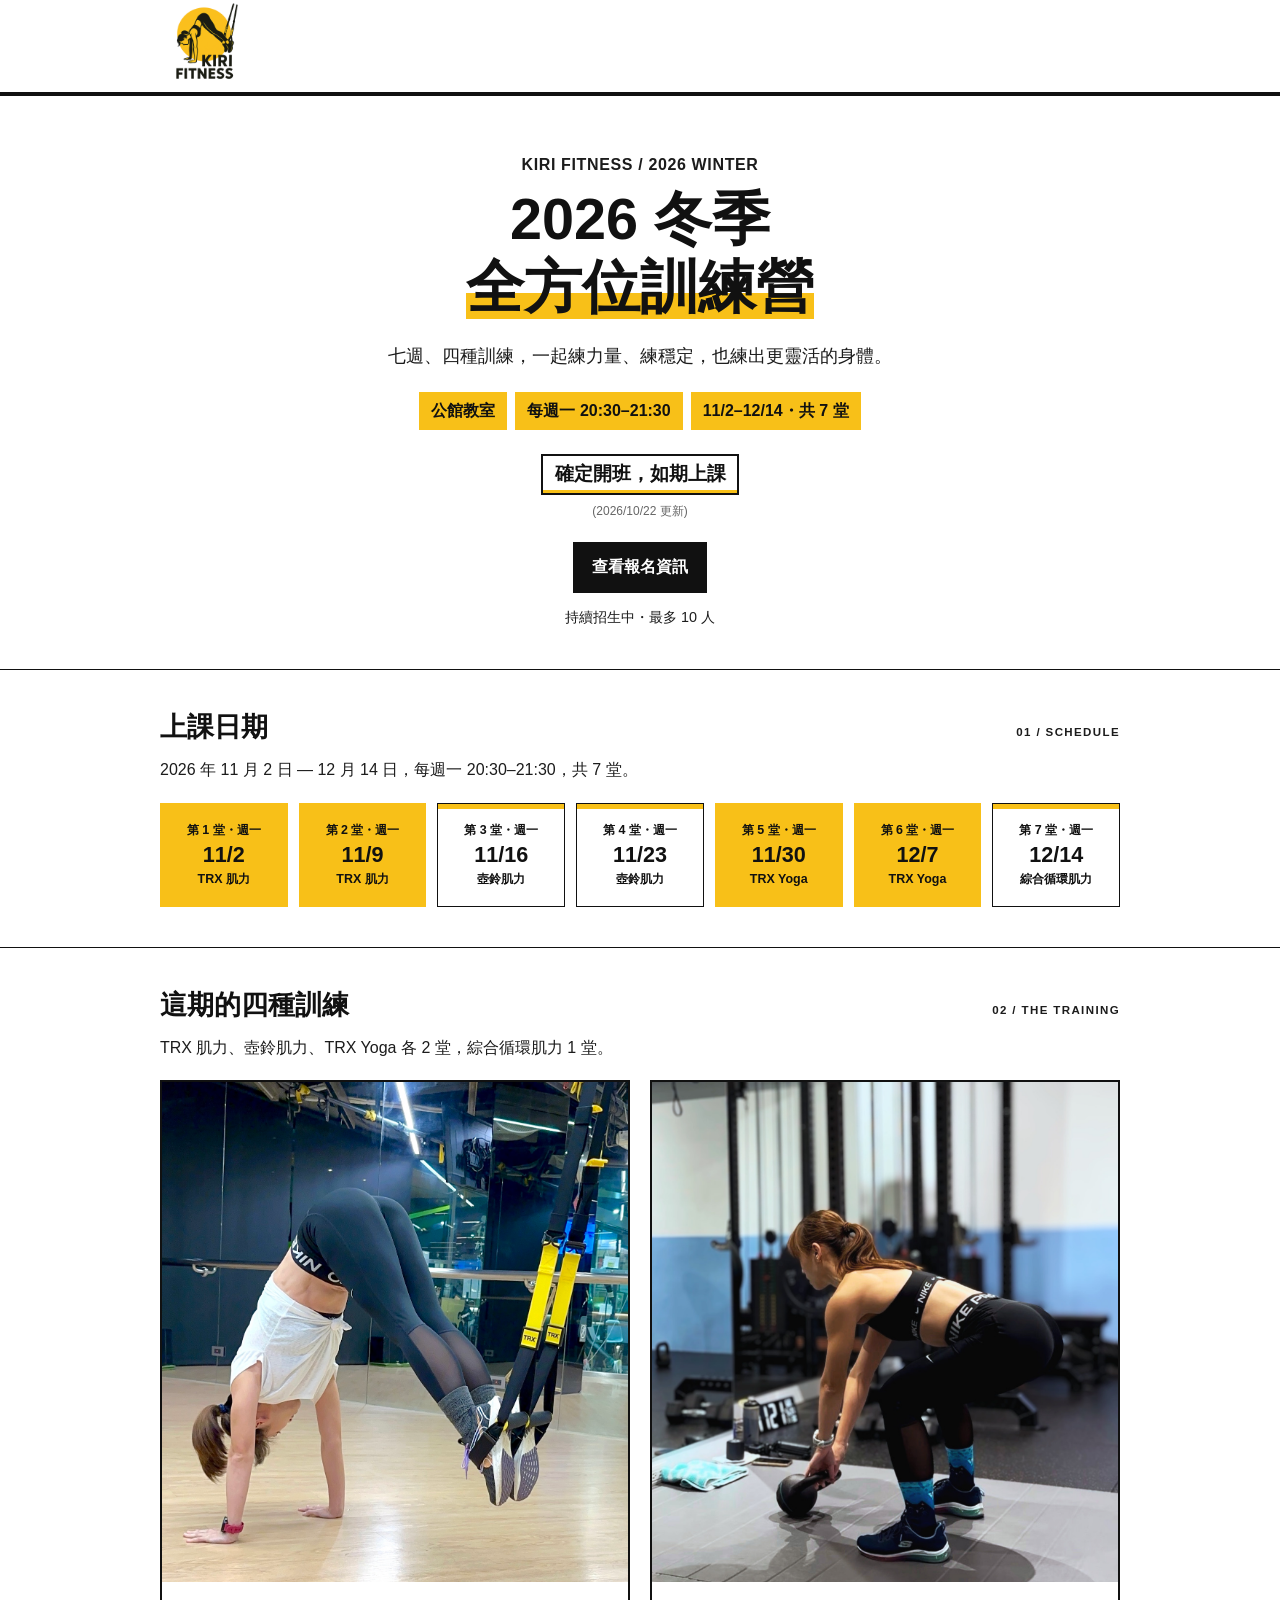
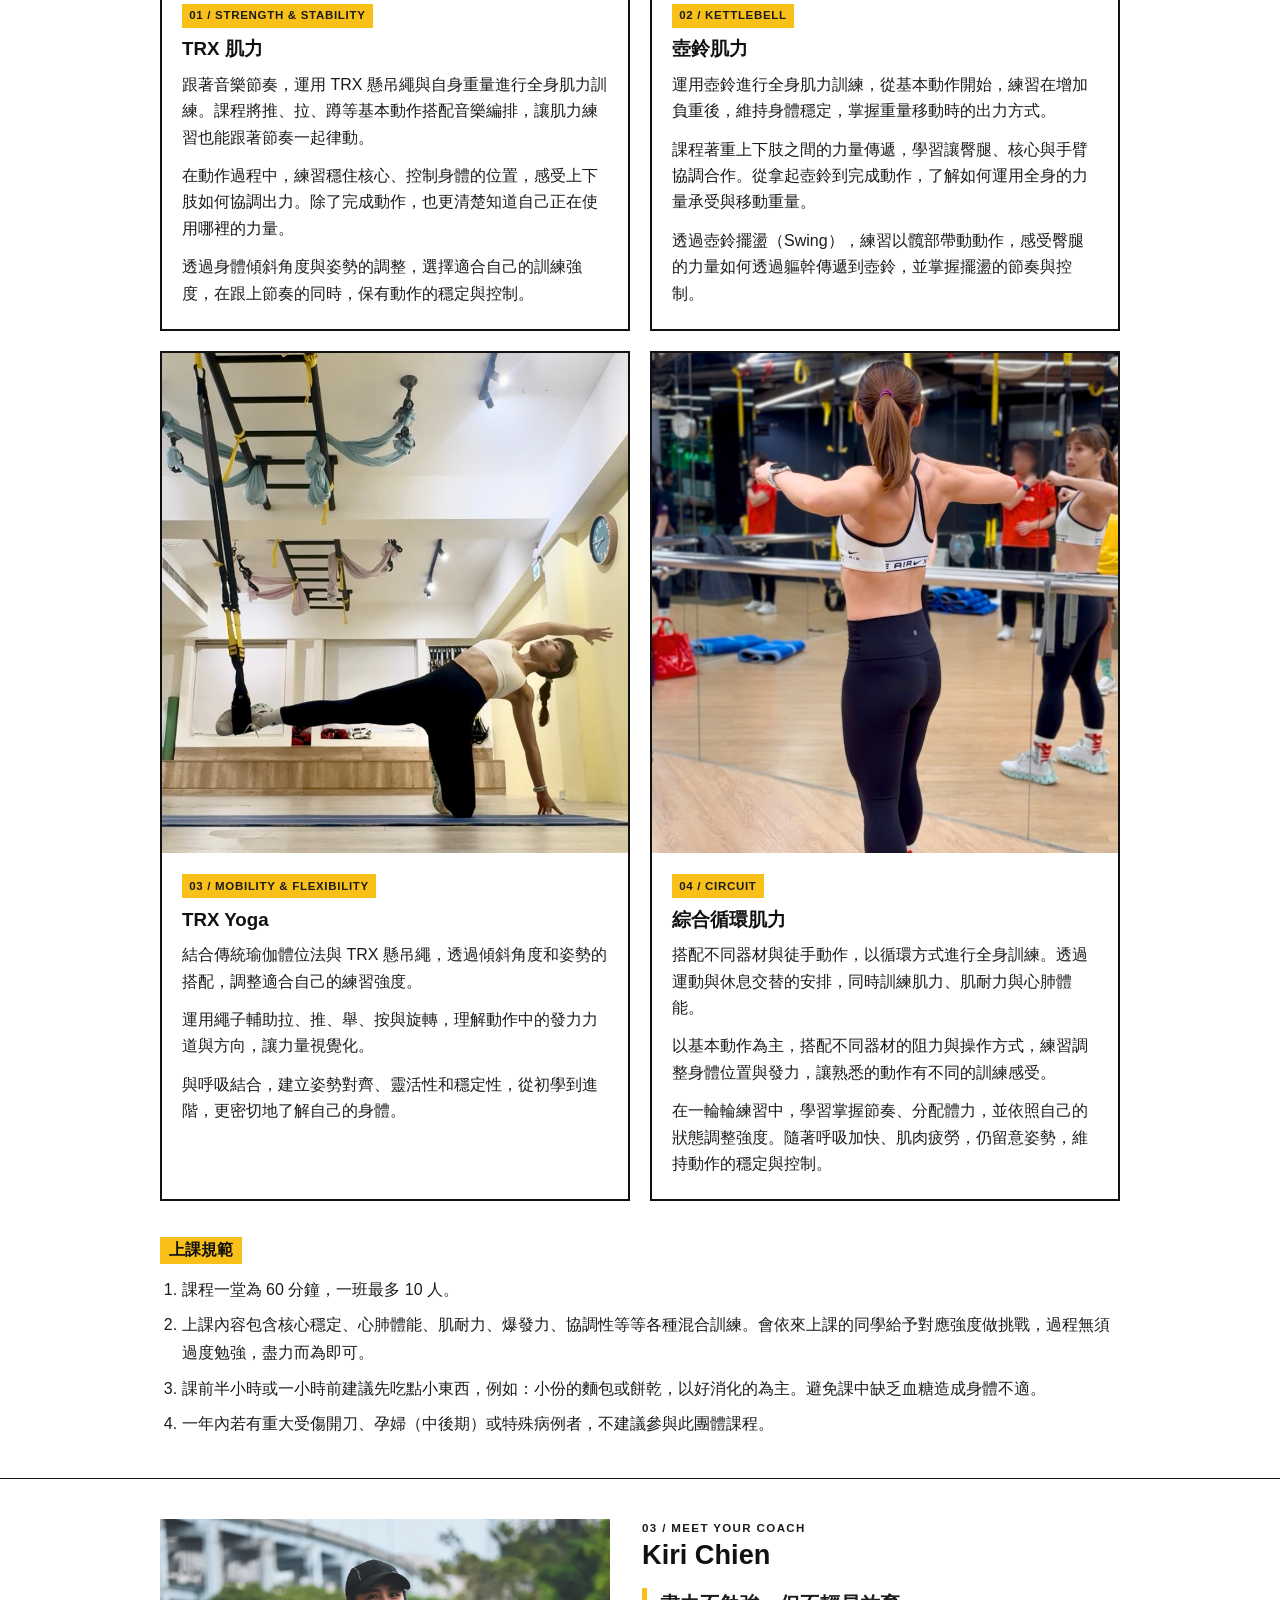
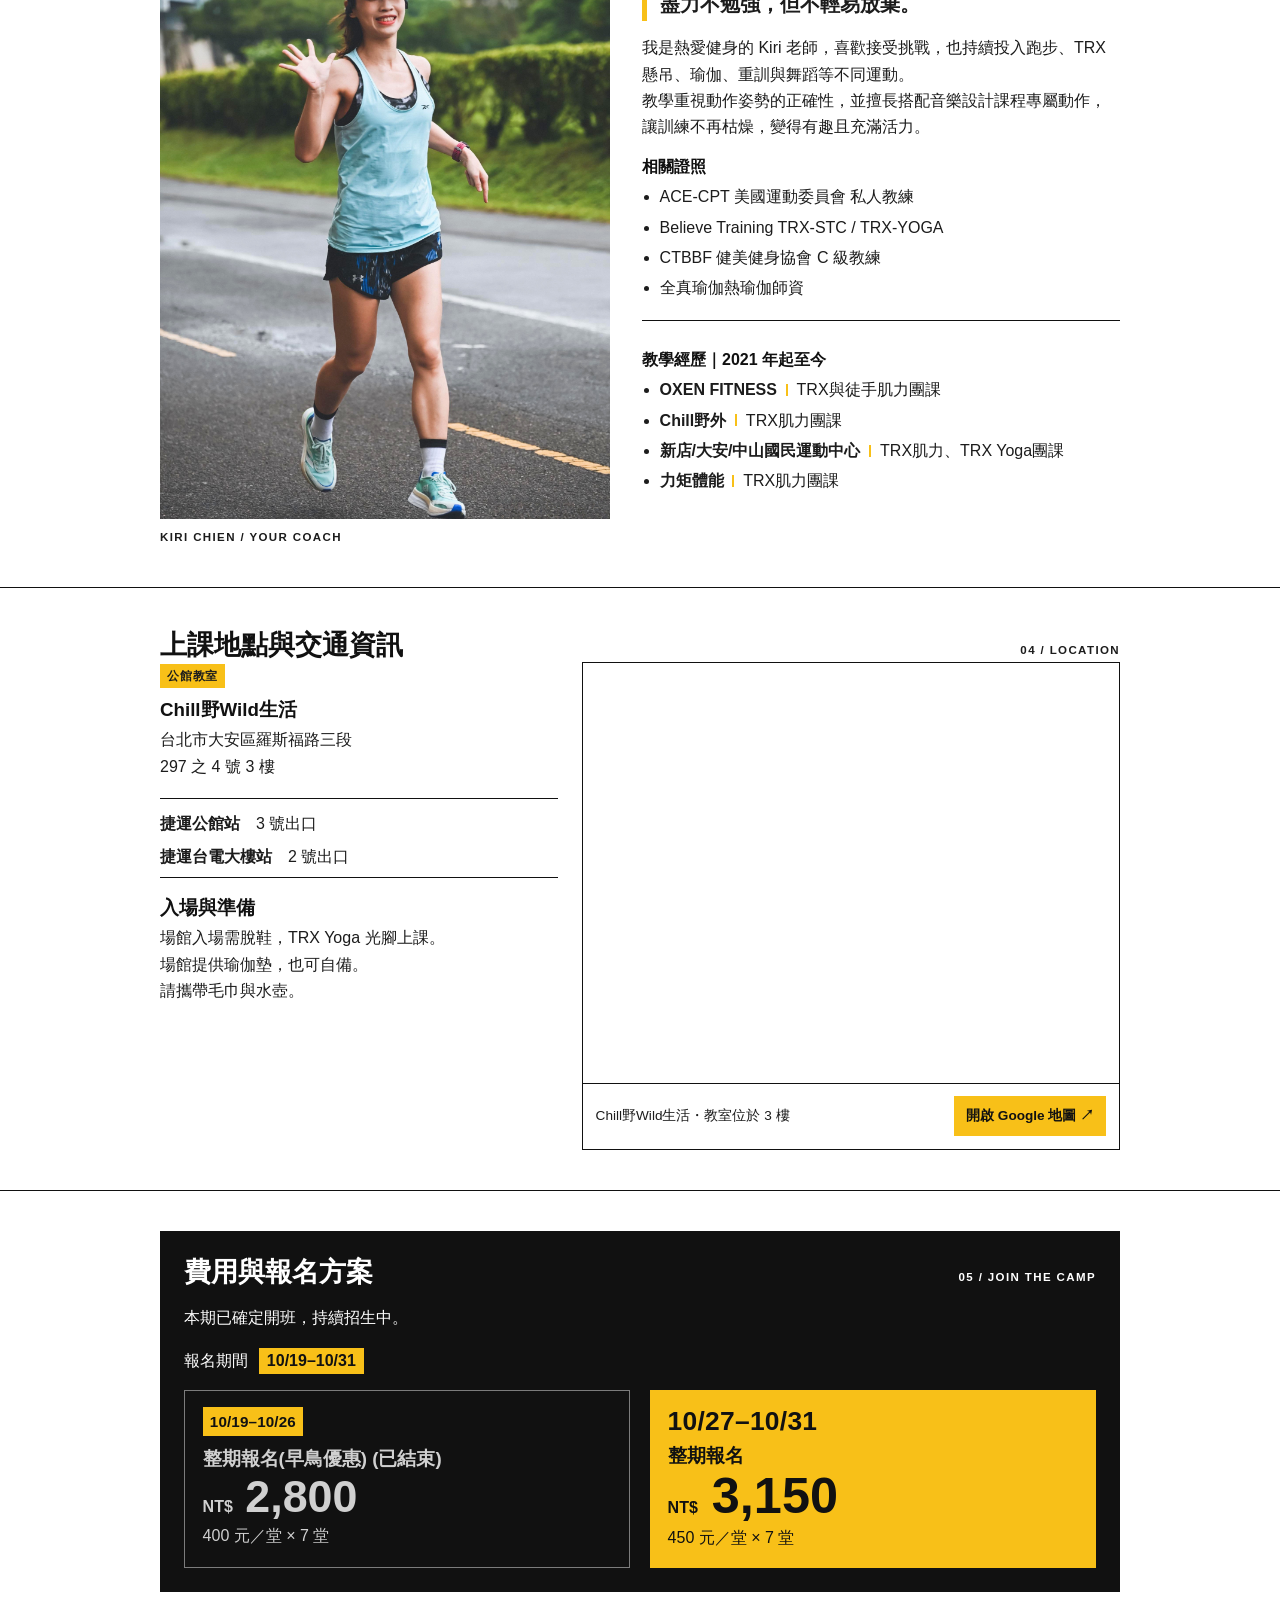
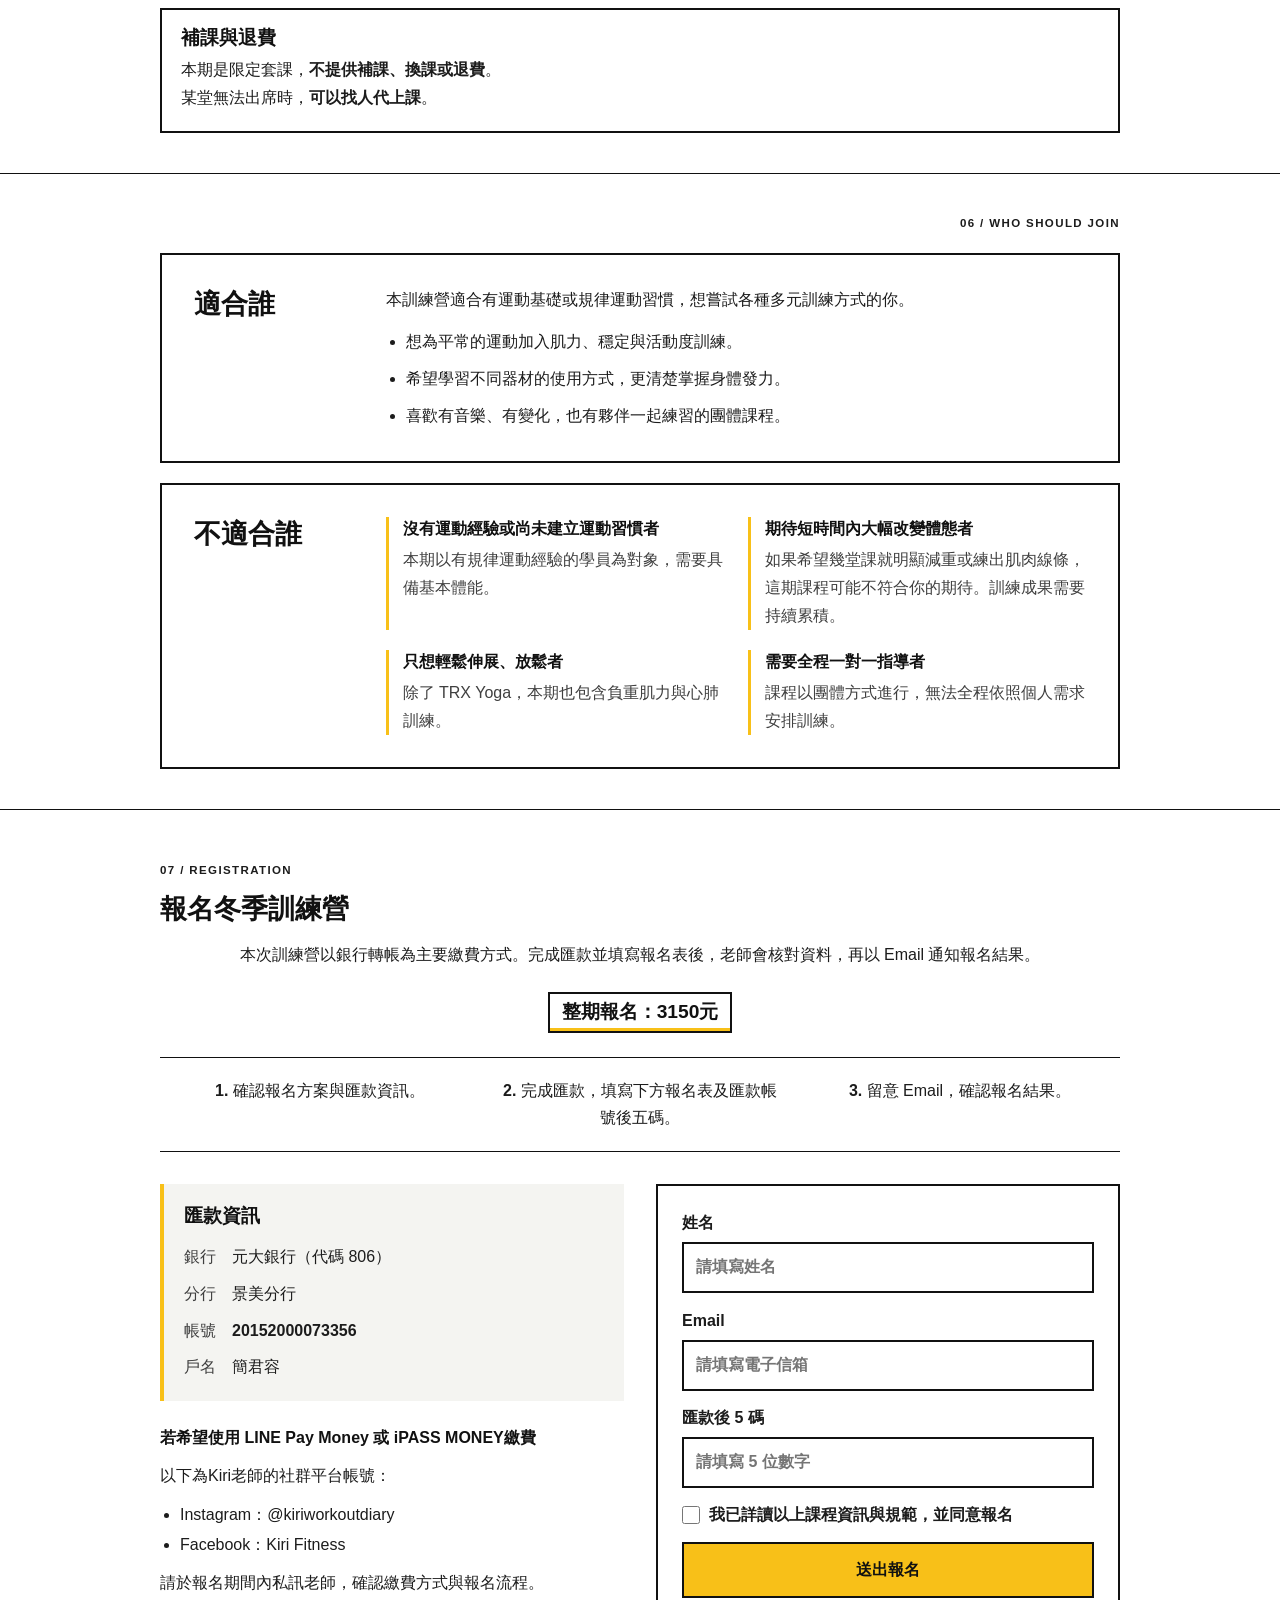
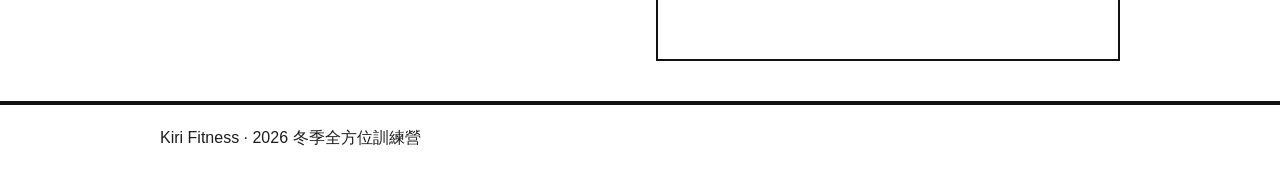
<file: index.html>
<!DOCTYPE html>
<html lang="zh-Hant">
  <head>
    <meta charset="utf-8" />
    <meta name="viewport" content="width=device-width, initial-scale=1" />
    <title>2026 冬季全方位訓練營｜Kiri Fitness</title>
    <meta
      name="description"
      content="七週、四種訓練。公館教室，每週一 20:30–21:30，11/2–12/14 共 7 堂。報名期間 10/19–10/31。"
    />
    <link rel="canonical" href="https://kirichien.github.io/KiriFitnessWebsite/" />
    <meta property="og:type" content="website" />
    <meta property="og:locale" content="zh_TW" />
    <meta property="og:site_name" content="Kiri Fitness" />
    <meta property="og:title" content="2026 冬季全方位訓練營｜Kiri Fitness" />
    <meta
      property="og:description"
      content="七週、四種訓練。公館教室，每週一 20:30–21:30，11/2–12/14 共 7 堂。報名期間 10/19–10/31。"
    />
    <meta property="og:url" content="https://kirichien.github.io/KiriFitnessWebsite/" />
    <meta
      property="og:image"
      content="https://kirichien.github.io/KiriFitnessWebsite/Photos/Portrait/IMG_6720.png"
    />
    <meta name="twitter:card" content="summary_large_image" />
    <meta name="twitter:title" content="2026 冬季全方位訓練營｜Kiri Fitness" />
    <meta
      name="twitter:description"
      content="七週、四種訓練。公館教室，每週一 20:30–21:30，11/2–12/14 共 7 堂。報名期間 10/19–10/31。"
    />
    <meta
      name="twitter:image"
      content="https://kirichien.github.io/KiriFitnessWebsite/Photos/Portrait/IMG_6720.png"
    />
    <link rel="icon" href="KiriFitnessLogo_20250401(whitebg).png" type="image/png" />
    <link rel="stylesheet" href="css/camp.css?v=20261026-fee" />
  </head>
  <body>
    <header class="site-header">
      <div class="wrap">
        <img class="logo" src="KiriFitnessLogo_20250401(whitebg).png" alt="Kiri Fitness" />
      </div>
    </header>

    <main>
      <section class="hero">
        <div class="wrap hero-grid">
          <p class="kicker">KIRI FITNESS / 2026 WINTER</p>
          <h1>2026 冬季<br /><em>全方位訓練營</em></h1>
          <p class="lead">
            七週、四種訓練，一起練力量、練穩定，也練出更靈活的身體。
          </p>
          <ul class="meta">
            <li>公館教室</li>
            <li>每週一 20:30–21:30</li>
            <li>11/2–12/14・共 7 堂</li>
          </ul>
          <p class="camp-status">
            <span>確定開班，如期上課</span>
            <small>(<time datetime="2026-10-22">2026/10/22</time> 更新)</small>
          </p>
          <a class="cta" href="#signup">查看報名資訊</a>
          <p class="hero-note">持續招生中・最多 10 人</p>
        </div>
      </section>

      <section class="section" id="dates">
        <div class="wrap">
          <div class="section-heading">
            <h2>上課日期</h2>
            <span class="eyebrow">01 / SCHEDULE</span>
          </div>
          <p class="section-subtitle">2026 年 11 月 2 日 — 12 月 14 日，每週一 20:30–21:30，共 7 堂。</p>
          <ol class="dates">
            <li>
              <small>第 1 堂・週一</small>
              <strong><time datetime="2026-11-02">11/2</time></strong>
              <span>TRX 肌力</span>
            </li>
            <li>
              <small>第 2 堂・週一</small>
              <strong><time datetime="2026-11-09">11/9</time></strong>
              <span>TRX 肌力</span>
            </li>
            <li>
              <small>第 3 堂・週一</small>
              <strong><time datetime="2026-11-16">11/16</time></strong>
              <span>壺鈴肌力</span>
            </li>
            <li>
              <small>第 4 堂・週一</small>
              <strong><time datetime="2026-11-23">11/23</time></strong>
              <span>壺鈴肌力</span>
            </li>
            <li>
              <small>第 5 堂・週一</small>
              <strong><time datetime="2026-11-30">11/30</time></strong>
              <span>TRX Yoga</span>
            </li>
            <li>
              <small>第 6 堂・週一</small>
              <strong><time datetime="2026-12-07">12/7</time></strong>
              <span>TRX Yoga</span>
            </li>
            <li>
              <small>第 7 堂・週一</small>
              <strong><time datetime="2026-12-14">12/14</time></strong>
              <span>綜合循環肌力</span>
            </li>
          </ol>
        </div>
      </section>

      <section class="section" id="types">
        <div class="wrap">
          <div class="section-heading">
            <h2>這期的四種訓練</h2>
            <span class="eyebrow">02 / THE TRAINING</span>
          </div>
          <p class="section-subtitle">TRX 肌力、壺鈴肌力、TRX Yoga 各 2 堂，綜合循環肌力 1 堂。</p>
          <div class="type-grid">
            <article class="type-card">
              <figure class="photo-frame trx">
                <img src="Photos/TRX/IMG_6899_pike.jpg" alt="Kiri 做 TRX 肌力示範" />
              </figure>
              <div class="card-copy">
                <span class="course-number">01 / STRENGTH & STABILITY </span>
                <h3>TRX 肌力</h3>
                <p>跟著音樂節奏，運用 TRX 懸吊繩與自身重量進行全身肌力訓練。課程將推、拉、蹲等基本動作搭配音樂編排，讓肌力練習也能跟著節奏一起律動。</p>
                <p>在動作過程中，練習穩住核心、控制身體的位置，感受上下肢如何協調出力。除了完成動作，也更清楚知道自己正在使用哪裡的力量。</p>
                <p>透過身體傾斜角度與姿勢的調整，選擇適合自己的訓練強度，在跟上節奏的同時，保有動作的穩定與控制。</p>
              </div>
            </article>

            <article class="type-card">
              <figure class="photo-frame kb">
                <img src="Photos/Kettlebell/IMG_3122.png" alt="Kiri 做壺鈴肌力示範" />
              </figure>
              <div class="card-copy">
                <span class="course-number">02 / KETTLEBELL</span>
                <h3>壺鈴肌力</h3>
                <p>運用壺鈴進行全身肌力訓練，從基本動作開始，練習在增加負重後，維持身體穩定，掌握重量移動時的出力方式。</p>
                <p>課程著重上下肢之間的力量傳遞，學習讓臀腿、核心與手臂協調合作。從拿起壺鈴到完成動作，了解如何運用全身的力量承受與移動重量。</p>
                <p>透過壺鈴擺盪（Swing），練習以髖部帶動動作，感受臀腿的力量如何透過軀幹傳遞到壺鈴，並掌握擺盪的節奏與控制。</p>
              </div>
            </article>

            <article class="type-card">
              <figure class="photo-frame yoga">
                <img src="Photos/TRX Yoga/IMG_0281.jpg" alt="Kiri 做 TRX Yoga 示範" />
              </figure>
              <div class="card-copy">
                <span class="course-number">03 / MOBILITY & FLEXIBILITY </span>
                <h3>TRX Yoga</h3>
                <p>結合傳統瑜伽體位法與 TRX 懸吊繩，透過傾斜角度和姿勢的搭配，調整適合自己的練習強度。</p>
                <p>運用繩子輔助拉、推、舉、按與旋轉，理解動作中的發力力道與方向，讓力量視覺化。</p>
                <p>與呼吸結合，建立姿勢對齊、靈活性和穩定性，從初學到進階，更密切地了解自己的身體。</p>
              </div>
            </article>

            <article class="type-card">
              <figure class="photo-frame body">
                <img src="Photos/Others/IMG_9802_fix.png" alt="Kiri 做綜合循環肌力示範" />
              </figure>
              <div class="card-copy">
                <span class="course-number">04 / CIRCUIT</span>
                <h3>綜合循環肌力</h3>
                <p>搭配不同器材與徒手動作，以循環方式進行全身訓練。透過運動與休息交替的安排，同時訓練肌力、肌耐力與心肺體能。</p>
                <p>以基本動作為主，搭配不同器材的阻力與操作方式，練習調整身體位置與發力，讓熟悉的動作有不同的訓練感受。</p>
                <p>在一輪輪練習中，學習掌握節奏、分配體力，並依照自己的狀態調整強度。隨著呼吸加快、肌肉疲勞，仍留意姿勢，維持動作的穩定與控制。</p>
              </div>
            </article>
          </div>
          <div class="class-rules">
            <h3>上課規範</h3>
            <ol>
              <li>課程一堂為 60 分鐘，一班最多 10 人。</li>
              <li>上課內容包含核心穩定、心肺體能、肌耐力、爆發力、協調性等等各種混合訓練。會依來上課的同學給予對應強度做挑戰，過程無須過度勉強，盡力而為即可。</li>
              <li>課前半小時或一小時前建議先吃點小東西，例如：小份的麵包或餅乾，以好消化的為主。避免課中缺乏血糖造成身體不適。</li>
              <li>一年內若有重大受傷開刀、孕婦（中後期）或特殊病例者，不建議參與此團體課程。</li>
            </ol>
          </div>
        </div>
      </section>

      <section class="section" id="teacher">
        <div class="wrap teacher">
          <figure>
            <img src="Photos/Portrait/IMG_6720.png" alt="簡君容 Kiri Chien" />
            <figcaption>KIRI CHIEN / YOUR COACH</figcaption>
          </figure>
          <div>
            <p class="eyebrow">03 / MEET YOUR COACH</p>
            <h2>Kiri Chien</h2>
            <blockquote>盡力不勉強，但不輕易放棄。</blockquote>
            <p>我是熱愛健身的 Kiri 老師，喜歡接受挑戰，也持續投入跑步、TRX 懸吊、瑜伽、重訓與舞蹈等不同運動。</p>
            <p>教學重視動作姿勢的正確性，並擅長搭配音樂設計課程專屬動作，讓訓練不再枯燥，變得有趣且充滿活力。</p>
            <h3>相關證照</h3>
            <ul class="credentials">
              <li>ACE-CPT 美國運動委員會 私人教練</li>
              <li>Believe Training TRX-STC / TRX-YOGA</li>
              <li>CTBBF 健美健身協會 C 級教練</li>
              <li>全真瑜伽熱瑜伽師資</li>
            </ul>
            <div class="teacher-experience">
              <h3>教學經歷｜2021 年起至今</h3>
              <ul class="credentials experience">
                <li><span class="venue">OXEN FITNESS</span><span class="taught">TRX與徒手肌力團課</span></li>
                <li><span class="venue">Chill野外</span><span class="taught">TRX肌力團課</span></li>
                <li><span class="venue">新店/大安/中山國民運動中心</span><span class="taught">TRX肌力、TRX Yoga團課</span></li>
                <li><span class="venue">力矩體能</span><span class="taught">TRX肌力團課</span></li>
              </ul>
            </div>
          </div>
        </div>
      </section>

      <section class="section" id="location">
        <div class="wrap">
          <div class="section-heading">
            <h2>上課地點與交通資訊</h2>
            <span class="eyebrow">04 / LOCATION</span>
          </div>
          <div class="location-grid">
            <div>
              <span class="course-number">公館教室</span>
              <h3>Chill野Wild生活</h3>
              <p>台北市大安區羅斯福路三段<br />297 之 4 號 3 樓</p>
              <div class="transit">
                <p><b>捷運公館站</b>　3 號出口</p>
                <p><b>捷運台電大樓站</b>　2 號出口</p>
              </div>
              <h3>入場與準備</h3>
              <p>場館入場需脫鞋，TRX Yoga 光腳上課。<br />場館提供瑜伽墊，也可自備。<br />請攜帶毛巾與水壺。</p>
            </div>
            <figure class="map-panel">
              <iframe
                title="Chill野Wild生活運動空間 Google 地圖"
                src="https://www.google.com/maps/embed?pb=!1m18!1m12!1m3!1d3615.4857589074813!2d121.53177399999998!3d25.017584!2m3!1f0!2f0!3f0!3m2!1i1024!2i768!4f13.1!3m3!1m2!1s0x3442a9a543a4ea99%3A0xa9508c220eaa2446!2zQ0hJTEzph45XSUxE55Sf5rS76YGL5YuV56m66ZaTKOepuuS4reeRnOePiOOAgVRSWOOAgeeRnOePiOOAgeiKreiVvuaPkOaWr-OAgeearuaLieaPkOaWr-etieiqsueoi--8iQ!5e0!3m2!1szh-TW!2stw!4v1792391599958!5m2!1szh-TW!2stw"
                width="600"
                height="450"
                allowfullscreen
                loading="lazy"
                referrerpolicy="strict-origin-when-cross-origin"
              ></iframe>
              <figcaption>
                <span>Chill野Wild生活・教室位於 3 樓</span>
                <a
                  href="https://www.google.com/maps/search/?api=1&amp;query=Chill%E9%87%8EWild%E7%94%9F%E6%B4%BB%20%E5%8F%B0%E5%8C%97%E5%B8%82%E5%A4%A7%E5%AE%89%E5%8D%80%E7%BE%85%E6%96%AF%E7%A6%8F%E8%B7%AF%E4%B8%89%E6%AE%B5297%E4%B9%8B4%E8%99%9F"
                  target="_blank"
                  rel="noopener noreferrer"
                >開啟 Google 地圖 ↗</a>
              </figcaption>
            </figure>
          </div>
        </div>
      </section>

      <section class="section" id="price">
        <div class="wrap price-banner">
          <div class="section-heading">
            <h2>費用與報名方案</h2>
            <span class="eyebrow">05 / JOIN THE CAMP</span>
          </div>
          <p>本期已確定開班，持續招生中。</p>
          <p class="signup-window">報名期間 <span class="date-mark"><time datetime="2026-10-19">10/19</time>–<time datetime="2026-10-31">10/31</time></span></p>
          <div class="price-grid">
            <article class="price-card price-card-early">
              <p class="price-when"><time datetime="2026-10-19">10/19</time>–<time datetime="2026-10-26">10/26</time></p>
              <h3>整期報名(早鳥優惠) (已結束)</h3>
              <p class="amount"><small>NT$</small> 2,800</p>
              <p>400 元／堂 × 7 堂</p>
            </article>
            <article class="price-card price-card-regular">
              <p class="price-when"><time datetime="2026-10-27">10/27</time>–<time datetime="2026-10-31">10/31</time></p>
              <h3>整期報名</h3>
              <p class="amount"><small>NT$</small> 3,150</p>
              <p>450 元／堂 × 7 堂</p>
            </article>
          </div>
        </div>
        <div class="wrap policy">
          <h3>補課與退費</h3>
          <p>本期是限定套課，<strong>不提供補課、換課或退費</strong>。<br />某堂無法出席時，<strong>可以找人代上課</strong>。</p>
        </div>
      </section>

      <section class="section" id="fit">
        <div class="wrap">
          <div class="fit-heading">
            <span class="eyebrow">06 / WHO SHOULD JOIN</span>
          </div>
        </div>
        <div class="wrap fit-grid">
          <article class="panel">
            <h2>適合誰</h2>
            <div class="fit-copy">
              <p>本訓練營適合有運動基礎或規律運動習慣，想嘗試各種多元訓練方式的你。</p>
              <ul>
                <li>想為平常的運動加入肌力、穩定與活動度訓練。</li>
                <li>希望學習不同器材的使用方式，更清楚掌握身體發力。</li>
                <li>喜歡有音樂、有變化，也有夥伴一起練習的團體課程。</li>
              </ul>
            </div>
          </article>
          <article class="panel">
            <h2>不適合誰</h2>
            <div class="fit-copy">
              <ul class="fit-considerations">
                <li>
                  <strong>沒有運動經驗或尚未建立運動習慣者</strong>
                  <span>本期以有規律運動經驗的學員為對象，需要具備基本體能。</span>
                </li>
                <li>
                  <strong>期待短時間內大幅改變體態者</strong>
                  <span>如果希望幾堂課就明顯減重或練出肌肉線條，這期課程可能不符合你的期待。訓練成果需要持續累積。</span>
                </li>
                <li>
                  <strong>只想輕鬆伸展、放鬆者</strong>
                  <span>除了 TRX Yoga，本期也包含負重肌力與心肺訓練。</span>
                </li>
                <li>
                  <strong>需要全程一對一指導者</strong>
                  <span>課程以團體方式進行，無法全程依照個人需求安排訓練。</span>
                </li>
              </ul>
            </div>
          </article>
        </div>
      </section>

      <section class="section" id="signup">
        <div class="wrap">
          <div class="signup-copy">
            <p class="eyebrow">07 / REGISTRATION</p>
            <h2>報名冬季訓練營</h2>
            <p>本次訓練營以銀行轉帳為主要繳費方式。完成匯款並填寫報名表後，老師會核對資料，再以 Email 通知報名結果。</p>
            <p class="current-fee" data-current-fee><span data-fee-label>現在報名為早鳥優惠方案：</span><strong data-fee-amount>2800</strong><span class="fee-unit">元</span></p>
            <ol class="steps">
              <li>確認報名方案與匯款資訊。</li>
              <li>完成匯款，填寫下方報名表及匯款帳號後五碼。</li>
              <li>留意 Email，確認報名結果。</li>
            </ol>
          </div>
          <div class="signup-layout">
            <div class="payment-info">
              <section class="bank-details" aria-labelledby="bank-heading">
                <h3 id="bank-heading">匯款資訊</h3>
                <dl>
                  <dt>銀行</dt>
                  <dd>元大銀行（代碼 806）</dd>
                  <dt>分行</dt>
                  <dd>景美分行</dd>
                  <dt>帳號</dt>
                  <dd class="bank-account">20152000073356</dd>
                  <dt>戶名</dt>
                  <dd>簡君容</dd>
                </dl>
              </section>
              <section class="payment-contact" aria-labelledby="payment-contact-heading">
                <h3 id="payment-contact-heading">若希望使用 LINE Pay Money 或 iPASS MONEY繳費</h3>
                <p>以下為Kiri老師的社群平台帳號：</p>
                <ul>
                  <li>Instagram：@kiriworkoutdiary</li>
                  <li>Facebook：Kiri Fitness</li>
                </ul>
                <p>請於報名期間內私訊老師，確認繳費方式與報名流程。</p>
              </section>
            </div>
            <form class="form-card" id="signup-form" novalidate>
              <label class="hp-field" aria-hidden="true">
                網站
                <input name="website" type="text" tabindex="-1" autocomplete="off" />
              </label>
              <label>
                姓名
                <input name="name" type="text" placeholder="請填寫姓名" autocomplete="name" disabled required />
              </label>
              <label>
                Email
                <input name="email" type="email" placeholder="請填寫電子信箱" autocomplete="email" disabled required />
              </label>
              <label>
                匯款後 5 碼
                <input
                  name="transfer-last5"
                  type="text"
                  inputmode="numeric"
                  pattern="[0-9]{5}"
                  maxlength="5"
                  placeholder="請填寫 5 位數字"
                  autocomplete="off"
                  disabled
                  required
                />
              </label>
              <label class="agree-field">
                <input name="agreed" type="checkbox" value="yes" disabled required />
                <span>我已詳讀以上課程資訊與規範，並同意報名</span>
              </label>
              <button type="submit" disabled>送出報名</button>
              <p class="form-status" role="status" aria-live="polite"></p>
              <p class="note" data-connect-note>表單尚未連接 Google 試算表。</p>
            </form>
          </div>
        </div>
      </section>
    </main>

    <footer class="site-footer">
      <div class="wrap">
        <p>Kiri Fitness · 2026 冬季全方位訓練營</p>
      </div>
    </footer>
    <script src="js/signup-config.js"></script>
    <script src="js/signup.js?v=20261026-fee"></script>
  </body>
</html>
</file>
<file: css/camp.css>
/* Winter camp landing page. Palette comes from the Kiri Fitness logo: white, yellow, black. */

:root {
  --white: #ffffff;
  --yellow: #f8c018;
  --black: #111111;
  --ink: #1c1c1c;
  --line: #111111;
  --muted: #3f3f3f;
  --space: 1.25rem;
  --max: 960px;
}

* {
  box-sizing: border-box;
}

html {
  scroll-behavior: smooth;
}

body {
  margin: 0;
  background: var(--white);
  color: var(--ink);
  font-family: "PingFang TC", "Noto Sans TC", "Heiti TC", sans-serif;
  line-height: 1.65;
}

img {
  max-width: 100%;
  height: auto;
}

a {
  color: inherit;
}

.wrap {
  width: min(var(--max), calc(100% - 2rem));
  margin-inline: auto;
}

.site-header {
  border-bottom: 4px solid var(--black);
}

.site-header .wrap {
  display: flex;
  align-items: center;
  min-height: 88px;
}

.logo {
  width: 92px;
  height: auto;
}

.hero {
  padding: 3rem 0 2rem;
}

.hero-grid,
.split,
.price-grid,
.fit-grid,
.type-grid {
  display: grid;
  gap: 1.25rem;
}

.kicker {
  margin: 0 0 0.5rem;
  font-weight: 700;
  letter-spacing: 0.04em;
}

h1,
h2,
h3 {
  margin: 0;
  color: var(--black);
  line-height: 1.25;
}

h1 {
  font-size: clamp(2rem, 5vw, 3.25rem);
}

h2 {
  font-size: 1.7rem;
  margin-bottom: 1rem;
}

.lead {
  font-size: 1.125rem;
}

.meta {
  display: flex;
  flex-wrap: wrap;
  gap: 0.5rem;
  margin: 1.25rem 0 0;
  padding: 0;
  list-style: none;
}

.meta li {
  background: var(--yellow);
  color: var(--black);
  font-weight: 700;
  padding: 0.35rem 0.75rem;
}

.section {
  padding: 2.5rem 0;
  border-top: 1px solid var(--black);
}

.dates {
  display: grid;
  grid-template-columns: repeat(4, minmax(0, 1fr));
  gap: 0.75rem;
  margin: 0;
  padding: 0;
  list-style: none;
}

.dates li {
  aspect-ratio: 1;
  display: grid;
  place-items: center;
  background: var(--yellow);
  color: var(--black);
  font-weight: 800;
  font-size: 1.15rem;
}

.photo-slot {
  margin: 0;
  min-height: 220px;
  border: 2px dashed var(--black);
  background:
    linear-gradient(135deg, var(--yellow) 0 18px, transparent 18px) top left / 100% 100% no-repeat,
    var(--white);
  display: grid;
  place-items: end start;
  padding: 0.75rem;
}

.photo-slot span,
.note {
  color: var(--muted);
  font-size: 0.95rem;
}

.type-grid {
  grid-template-columns: repeat(2, minmax(0, 1fr));
}

.type-card,
.panel,
.form-card {
  border: 2px solid var(--black);
  background: var(--white);
  padding: 1rem;
}

.type-card h3 {
  margin: 0.75rem 0 0.35rem;
}

.type-card p,
.panel p,
.teacher p {
  margin: 0;
}

.price-banner {
  background: var(--black);
  color: var(--white);
  padding: 1.5rem;
}

.price-banner h2,
.price-banner p {
  color: var(--white);
}

.price-grid {
  margin-top: 1rem;
  align-items: stretch;
}

.price-card {
  background: var(--yellow);
  color: var(--black);
  padding: 1rem 1.1rem;
}

.price-card h3,
.price-card p {
  color: var(--black);
}

.price-card p {
  margin: 0.25rem 0 0;
}

.signup-window {
  margin: 0.9rem 0 0;
}

.date-mark {
  display: inline-block;
  margin-left: 0.4rem;
  background: var(--yellow);
  color: var(--black);
  font-weight: 800;
  line-height: 1.4;
  padding: 0.12rem 0.5rem;
}

.price-when {
  font-weight: 800;
  letter-spacing: 0.01em;
}

.price-card-early {
  background: transparent;
  border: 1px solid rgba(255, 255, 255, 0.45);
}

.price-card-early h3,
.price-card-early p {
  color: #d0d0d0;
}

.price-card-early .price-when {
  display: inline-block;
  margin: 0 0 0.7rem;
  background: var(--yellow);
  color: var(--black);
  font-size: 0.95rem;
  padding: 0.12rem 0.45rem;
}

.price-card-regular {
  background: var(--yellow);
  border: 0;
}

.price-card-regular h3,
.price-card-regular p {
  color: var(--black);
}

.price-card-regular .price-when {
  display: block;
  margin: 0 0 0.45rem;
  padding: 0;
  background: transparent;
  color: var(--black);
  font-size: 1.65rem;
  line-height: 1.15;
  text-align: left;
}

.price-card-regular .amount {
  font-size: clamp(2.35rem, 4.6vw, 3.15rem);
}

.amount {
  font-size: clamp(2rem, 4vw, 2.8rem);
  font-weight: 800;
  line-height: 1;
}

.policy {
  margin-top: 1rem;
  border: 2px solid var(--black);
  background: var(--white);
  color: var(--ink);
  padding: 1.05rem 1.2rem 1.15rem;
}

.policy h3 {
  margin-bottom: 0.4rem;
}

.policy p {
  margin: 0;
  line-height: 1.75;
  color: var(--ink);
}

.policy strong {
  white-space: nowrap;
}

.fit-heading {
  display: flex;
  justify-content: flex-end;
  margin-bottom: 1.25rem;
}

.fit-grid .panel {
  display: grid;
  gap: 1rem 2rem;
  padding: clamp(1.25rem, 3vw, 2rem);
}

.fit-grid h2 {
  margin-bottom: 0;
}

.fit-copy {
  min-width: 0;
}

.fit-copy ul {
  margin: 1rem 0 0;
  padding-left: 1.25rem;
}

.fit-copy li + li {
  margin-top: 0.65rem;
}

.fit-copy .fit-considerations {
  display: grid;
  gap: 1.25rem 1.5rem;
  margin: 0;
  padding: 0;
  list-style: none;
}

.fit-considerations li {
  padding-left: 0.85rem;
  border-left: 3px solid var(--yellow);
}

.fit-considerations li + li {
  margin-top: 0;
}

.fit-considerations strong {
  display: block;
  margin-bottom: 0.35rem;
  font-weight: 800;
  line-height: 1.45;
  color: var(--black);
}

.fit-considerations span {
  display: block;
  font-weight: 400;
  line-height: 1.75;
  color: var(--muted);
}

.teacher {
  display: grid;
  gap: 1rem;
}

.form-card {
  position: relative;
  display: grid;
  gap: 0.9rem;
}

label {
  display: grid;
  gap: 0.35rem;
  font-weight: 700;
}

.agree-field {
  display: flex;
  align-items: flex-start;
  gap: 0.55rem;
  font-weight: 700;
  line-height: 1.55;
}

.agree-field input {
  width: 1.15rem;
  height: 1.15rem;
  margin: 0.2rem 0 0;
  padding: 0;
  flex: none;
  accent-color: var(--black);
}

input {
  border: 2px solid var(--black);
  background: var(--white);
  color: var(--black);
  font: inherit;
  padding: 0.65rem 0.75rem;
}

button {
  border: 2px solid var(--black);
  background: var(--yellow);
  color: var(--black);
  font: inherit;
  font-weight: 800;
  padding: 0.8rem 1rem;
  cursor: pointer;
}

button:hover {
  background: var(--black);
  color: var(--yellow);
}

.form-status {
  min-height: 1.4em;
  margin: 0;
  font-weight: 700;
}

.form-status[data-state='pending'] {
  color: var(--muted);
}

.form-status[data-state='success'] {
  color: var(--black);
}

.form-status[data-state='error'] {
  color: #8a1f1f;
}

.form-status[data-state='idle'] {
  color: var(--muted);
  font-weight: 400;
}

.hp-field {
  position: absolute;
  left: -10000px;
  width: 1px;
  height: 1px;
  overflow: hidden;
}

.site-footer {
  border-top: 4px solid var(--black);
  padding: 1.25rem 0 2rem;
}

.site-footer p {
  margin: 0;
}

@media (min-width: 800px) {
  .hero-grid,
  .split,
  .teacher {
    grid-template-columns: 1.1fr 0.9fr;
    align-items: center;
  }

  .teacher {
    align-items: stretch;
  }

  .price-grid {
    grid-template-columns: repeat(2, minmax(0, 1fr));
  }

  .fit-grid .panel {
    grid-template-columns: 10rem minmax(0, 1fr);
    align-items: start;
  }

  .fit-considerations {
    grid-template-columns: repeat(2, minmax(0, 1fr));
  }

  .dates {
    grid-template-columns: repeat(7, minmax(0, 1fr));
  }
}

@media (max-width: 560px) {
  .dates,
  .type-grid {
    grid-template-columns: repeat(2, minmax(0, 1fr));
  }
}

/* First content pass, aligned with Docs/Design/WinterCamp. */

.site-header .wrap {
  justify-content: space-between;
}

.hero {
  padding: 3.5rem 0 2.5rem;
}

.hero-grid {
  display: block;
  text-align: center;
}

.hero h1 {
  font-size: clamp(2.4rem, 6vw, 3.6rem);
  line-height: 1.18;
}

.hero h1 em {
  font-style: normal;
  box-shadow: inset 0 -0.45em var(--yellow);
}

.hero .lead {
  max-width: 40rem;
  margin: 1.25rem auto 0;
}

.hero .meta {
  justify-content: center;
}

.camp-status {
  margin: 1.5rem 0 0;
}

.camp-status span {
  position: relative;
  display: inline-block;
  background: var(--white);
  color: var(--black);
  border: 2px solid var(--black);
  font-size: 1.2rem;
  font-weight: 800;
  line-height: 1.4;
  padding: calc(0.45rem - 2px) calc(0.85rem - 2px);
}

.camp-status span::after {
  content: "";
  position: absolute;
  right: 0;
  bottom: 0;
  left: 0;
  height: 0.2rem;
  background: var(--yellow);
}

.camp-status small {
  display: block;
  margin-top: 0.45rem;
  color: #666;
  font-size: 0.75rem;
  font-weight: 400;
  line-height: 1.5;
}

.cta {
  display: inline-block;
  margin-top: 1.4rem;
  background: var(--black);
  color: var(--white);
  text-decoration: none;
  padding: 0.75rem 1.2rem;
  font-weight: 700;
}

.hero-note {
  margin: 0.8rem 0 0;
  font-size: 0.9rem;
}

.section-heading {
  display: flex;
  justify-content: space-between;
  align-items: baseline;
  gap: 1rem;
}

.section-heading h2 {
  margin-bottom: 0;
}

.eyebrow {
  font-size: 0.72rem;
  letter-spacing: 0.12em;
  font-weight: 700;
}

.section-subtitle {
  margin: 0.8rem 0 1.2rem;
}

.dates {
  gap: 0.7rem;
}

.dates li {
  aspect-ratio: auto;
  height: auto;
  min-height: 6.5rem;
  display: flex;
  flex-direction: column;
  justify-content: center;
  gap: 0.15rem;
  padding: 0.6rem 0.2rem;
}

.dates small,
.dates span {
  font-weight: 700;
  font-size: 0.78rem;
}

.dates strong {
  font-size: 1.35rem;
  line-height: 1.1;
}

.dates li:nth-child(4n + 3),
.dates li:nth-child(4n + 4) {
  background: var(--white);
  border: 1px solid var(--black);
  box-shadow: inset 0 5px var(--yellow);
}

.type-card {
  padding: 0;
}

.photo-frame {
  margin: 0;
  position: relative;
  height: 500px;
  overflow: hidden;
  background: #f3f3f0;
}

.photo-frame img {
  width: 100%;
  height: 100%;
  object-fit: cover;
  display: block;
}

.photo-frame.trx img {
  object-position: center 59%;
}

.photo-frame.kb img {
  object-position: center 80%;
}

.photo-frame.body img {
  object-position: center 38%;
}

.photo-frame.yoga img {
  object-position: center 100%;
}

.card-copy {
  padding: 1.2rem 1.25rem 1.35rem;
}

.course-number {
  display: inline-block;
  font-size: 0.72rem;
  font-weight: 700;
  letter-spacing: 0.06em;
  background: var(--yellow);
  padding: 0.15rem 0.45rem;
  margin-bottom: 0.6rem;
}

.card-copy h3 {
  margin: 0 0 0.7rem;
}

.card-copy p {
  margin: 0 0 0.75rem;
}

.card-copy p:last-child {
  margin: 0;
}

.class-rules {
  margin-top: 2.25rem;
}

.class-rules h3 {
  display: inline-block;
  margin: 0 0 0.75rem;
  background: var(--yellow);
  color: var(--black);
  font-size: 1rem;
  font-weight: 800;
  line-height: 1.4;
  padding: 0.15rem 0.55rem;
}

.class-rules ol {
  margin: 0;
  padding-left: 1.35rem;
}

.class-rules li {
  line-height: 1.75;
}

.class-rules li + li {
  margin-top: 0.45rem;
}

.pending {
  color: var(--muted);
  border-top: 1px dashed #888;
  padding-top: 0.75rem;
}

.price-card .amount small {
  font-size: 1rem;
  font-weight: 700;
}

.teacher {
  align-items: start;
}

.teacher figure {
  margin: 0;
}

.teacher img {
  width: 100%;
  max-width: 450px;
  height: 600px;
  object-fit: cover;
  object-position: center 42%;
  display: block;
}

.teacher figcaption {
  margin-top: 0.55rem;
  font-size: 0.72rem;
  letter-spacing: 0.12em;
  font-weight: 700;
}

.teacher blockquote {
  margin: 0 0 0.9rem;
  font-size: 1.25rem;
  font-weight: 700;
  border-left: 5px solid var(--yellow);
  padding-left: 0.8rem;
}

.teacher h3 {
  margin: 1rem 0 0.35rem;
  font-size: 1rem;
}

.credentials {
  margin: 0;
  padding-left: 1.1rem;
  line-height: 1.9;
}

.experience .venue {
  font-weight: 800;
}

.experience .taught::before {
  content: "";
  display: inline-block;
  width: 2px;
  height: 0.75em;
  margin: 0 0.55rem;
  background: var(--yellow);
  vertical-align: -0.05em;
}

.teacher-experience {
  margin-top: 1rem;
  border-top: 1px solid var(--black);
  padding-top: 0.8rem;
}

.location-grid {
  display: grid;
  gap: 1.5rem;
}

.location-grid p {
  margin: 0.4rem 0 0;
}

.transit {
  border-top: 1px solid var(--black);
  border-bottom: 1px solid var(--black);
  padding: 0.4rem 0;
  margin: 1.1rem 0;
}

.map-panel {
  margin: 0;
  border: 1px solid var(--black);
}

.map-panel iframe {
  display: block;
  width: 100%;
  height: clamp(320px, 45vw, 420px);
  border: 0;
}

.map-panel figcaption {
  display: flex;
  flex-wrap: wrap;
  align-items: center;
  justify-content: space-between;
  gap: 0.75rem;
  font-size: 0.85rem;
  padding: 0.8rem;
  border-top: 1px solid var(--black);
}

.map-panel a {
  display: inline-block;
  padding: 0.55rem 0.75rem;
  background: var(--yellow);
  color: var(--black);
  font-weight: 700;
  text-decoration: none;
}

.map-panel a:hover {
  text-decoration: underline;
}

.map-panel a:focus-visible {
  outline: 2px solid var(--black);
  outline-offset: 3px;
}

.steps {
  padding-left: 1.2rem;
  line-height: 2;
}

.signup-copy > p:not(.eyebrow):not(.current-fee) {
  max-width: none;
  margin: 0;
  text-align: center;
}

.signup-copy > p.current-fee {
  position: relative;
  display: block;
  width: fit-content;
  max-width: 100%;
  margin: 1.5rem auto 0;
  padding: calc(0.45rem - 2px) calc(0.85rem - 2px);
  background: var(--white);
  color: var(--black);
  border: 2px solid var(--black);
  text-align: center;
  font-size: 1.2rem;
  font-weight: 800;
  line-height: 1.4;
}

.signup-copy .current-fee::after {
  content: "";
  position: absolute;
  right: 0;
  bottom: 0;
  left: 0;
  height: 0.2rem;
  background: var(--yellow);
}

.signup-copy .current-fee strong,
.signup-copy .current-fee .fee-unit {
  margin: 0;
  padding: 0;
  background: none;
  color: inherit;
  font-size: inherit;
  font-weight: inherit;
  line-height: inherit;
  vertical-align: baseline;
}

.signup-copy .steps {
  display: grid;
  gap: 0.75rem 2.5rem;
  margin: 1.5rem 0 2rem;
  padding: 1.25rem;
  border-top: 1px solid var(--black);
  border-bottom: 1px solid var(--black);
  line-height: 1.65;
  text-align: center;
  list-style-position: inside;
}

.signup-copy .steps li::marker {
  font-weight: 800;
}

.signup-layout {
  display: grid;
  gap: 2rem;
  align-items: start;
}

.signup-layout > * {
  min-width: 0;
}

.bank-details {
  padding: 1.25rem;
  border-left: 4px solid var(--yellow);
  background: #f4f4f1;
}

.bank-details h3 {
  font-size: 1.2rem;
}

.bank-details dl {
  display: grid;
  grid-template-columns: auto minmax(0, 1fr);
  gap: 0.65rem 1rem;
  margin: 1rem 0 0;
}

.bank-details dt {
  color: var(--muted);
}

.bank-details dd {
  margin: 0;
}

.bank-account {
  font-weight: 800;
  font-variant-numeric: tabular-nums;
  overflow-wrap: anywhere;
}

.payment-contact {
  margin-top: 1.5rem;
}

.payment-contact h3 {
  font-size: 1rem;
  line-height: 1.65;
}

.payment-contact p {
  margin: 0.75rem 0 0;
}

.payment-contact ul {
  margin: 0.75rem 0 0;
  padding-left: 1.25rem;
  overflow-wrap: anywhere;
}

.payment-contact li + li {
  margin-top: 0.25rem;
}

.signup-layout .form-card {
  padding: clamp(1rem, 3vw, 1.5rem);
}

.form-card input:disabled,
.form-card button:disabled {
  cursor: not-allowed;
  opacity: 1;
}

.form-card button:disabled:hover {
  background: var(--yellow);
  color: var(--black);
}

@media (min-width: 800px) {
  .hero-grid {
    display: block;
  }

  .signup-copy .steps {
    grid-template-columns: repeat(3, minmax(0, 1fr));
  }

  .signup-layout {
    grid-template-columns: repeat(2, minmax(0, 1fr));
  }

  .teacher {
    grid-template-columns: 450px 1fr;
    gap: 2rem;
  }

  .location-grid {
    grid-template-columns: 0.85fr 1.15fr;
    align-items: start;
  }

  .dates {
    grid-template-columns: repeat(7, minmax(0, 1fr));
  }
}

@media (max-width: 799px) {
  .type-grid,
  .price-grid,
  .fit-grid,
  .teacher,
  .location-grid,
  .split {
    grid-template-columns: 1fr;
  }

  .photo-frame {
    height: 360px;
  }

  .dates {
    grid-template-columns: repeat(2, minmax(0, 1fr));
  }

}
</file>
